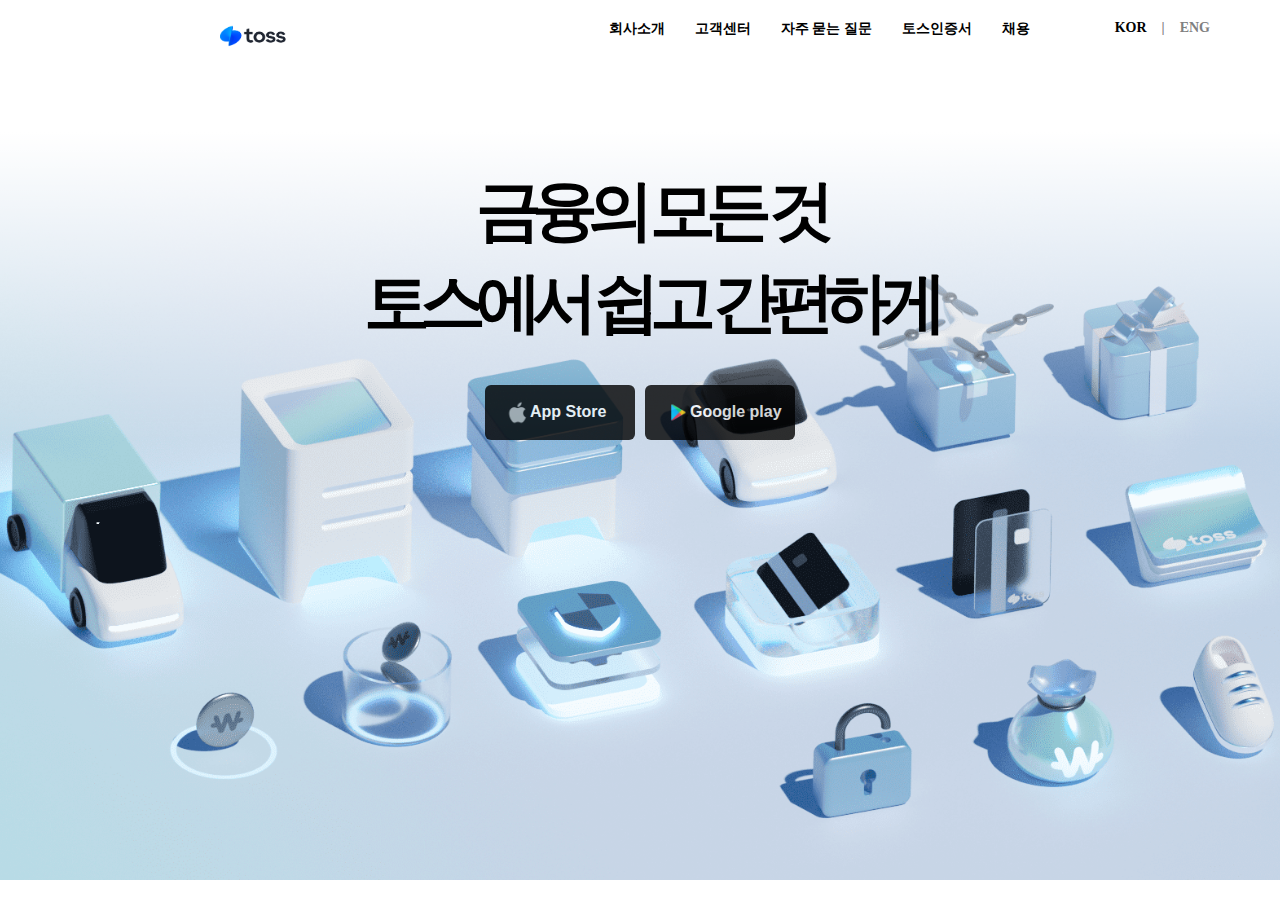
<file: index.html>
<!DOCTYPE html>
<html lang="en">
  <head>
    <meta charset="UTF-8" />
    <meta http-equiv="X-UA-Compatible" content="IE=edge" />
    <meta name="viewport" content="width=device-width, initial-scale=1.0" />
    <link rel="stylesheet" href="./toss.css">

    <title>toss</title>
  
  </head>
  <body>
    <header class="center-cover-img">
      <nav>
        <div class="nav-menu">
          <img src="./images/toss222.jpg" alt="toss" height="30px" style="padding-left: 180px;" />
          <div></div>
          <div style="padding-left: 150px;">
            <ul>
              <li>회사소개</li>
              <li>고객센터</li>
              <li>자주 묻는 질문</li>
              <li>토스인증서</li>
              <li>채용</li>
            </ul>
          </div>
          
          <div>
            <ul style="grid-gap: 15px;">
              <li>KOR</li>
              <li style="color: gray">|</li>
              <li style="color: gray">ENG</li>
            </ul>
          </div>
        </div>
      </nav>
      <section>
        <div class="search-box">
          <div class="search-explain">
            금융의 모든 것 <br />
            토스에서 쉽고 간편하게
          </div>
          <div class="button-box">
            <button class="search-button" style="margin-right: 5px">
              <img
                src="./images/static.toss.im/png-icons/timeline/applekorea.png"
                height="25px"
                width="25px"
              />App Store
            </button>
            <button class="search-button" style="margin-left: 5px" >
              <img
                src="./images/static.toss.im/png-icons/timeline/googleplay.png"
                height="25px"
                width="25px"
                
              />Google play
            </button>
          </div>
        </div>
      </section>
    </header>
  </body>
</html>
</file>
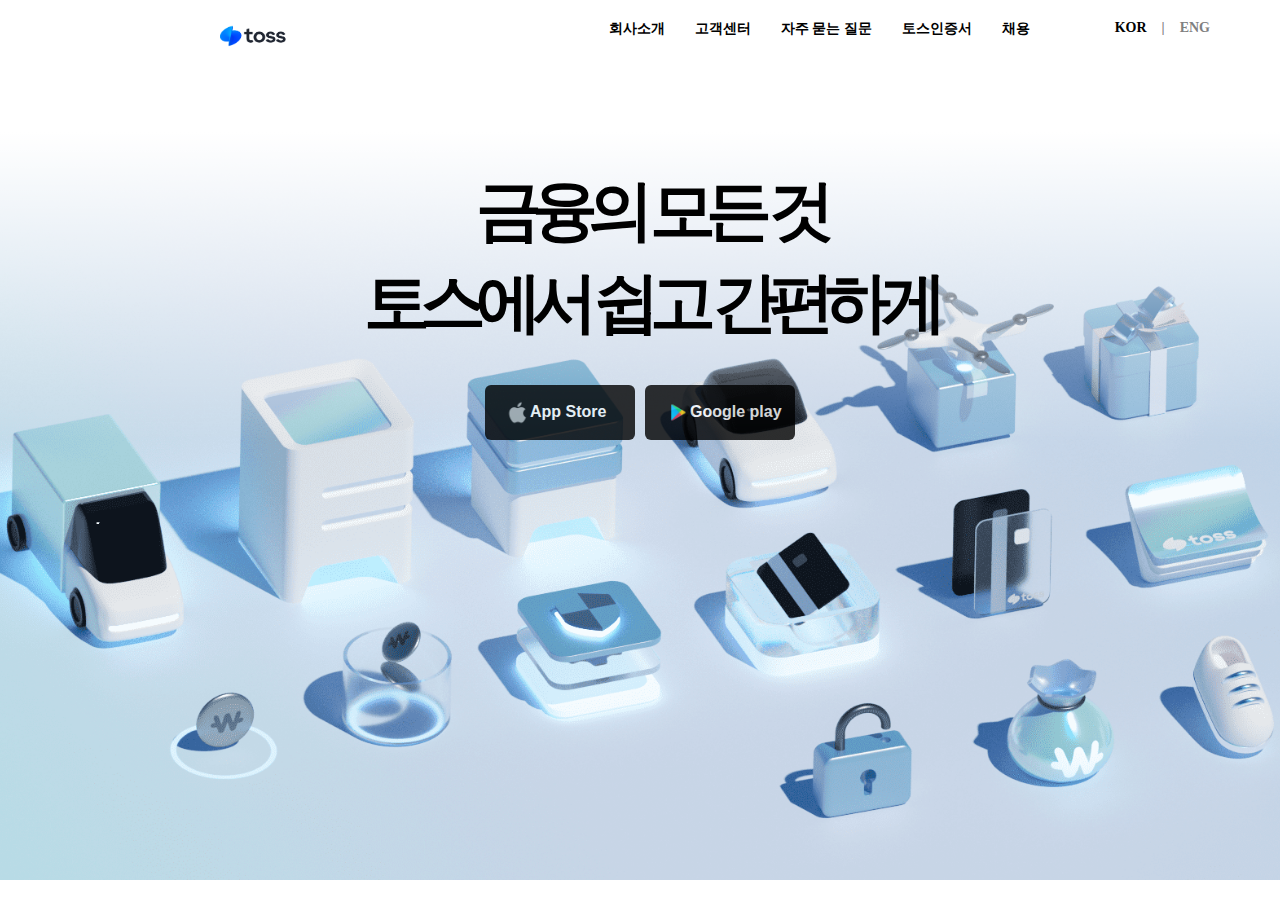
<file: toss.html>
<!DOCTYPE html>
<html lang="en">
  <head>
    <meta charset="UTF-8" />
    <meta http-equiv="X-UA-Compatible" content="IE=edge" />
    <meta name="viewport" content="width=device-width, initial-scale=1.0" />
    <link rel="stylesheet" href="./toss.css">

    <title>toss</title>
  
  </head>
  <body>
    <header class="center-cover-img">
      <nav>
        <div class="nav-menu">
          <img src="./images/toss222.jpg" alt="toss" height="30px" style="padding-left: 180px;" />
          <div></div>
          <div style="padding-left: 150px;">
            <ul>
              <li>회사소개</li>
              <li>고객센터</li>
              <li>자주 묻는 질문</li>
              <li>토스인증서</li>
              <li>채용</li>
            </ul>
          </div>
          
          <div>
            <ul style="grid-gap: 15px;">
              <li>KOR</li>
              <li style="color: gray">|</li>
              <li style="color: gray">ENG</li>
            </ul>
          </div>
        </div>
      </nav>
      <section>
        <div class="search-box">
          <div class="search-explain">
            금융의 모든 것 <br />
            토스에서 쉽고 간편하게
          </div>
          <div class="button-box">
            <button class="search-button" style="margin-right: 5px">
              <img
                src="./images/static.toss.im/png-icons/timeline/applekorea.png"
                height="25px"
                width="25px"
              />App Store
            </button>
            <button class="search-button" style="margin-left: 5px" >
              <img
                src="/images/static.toss.im/png-icons/timeline/googleplay.png"
                height="25px"
                width="25px"
                
              />Google play
            </button>
          </div>
        </div>
      </section>
    </header>
  </body>
</html>
</file>
<file: toss.css>
* {
    padding: 0;
    margin: 0;
    box-sizing: border-box;
  }

  .center-cover-img {
    background-size: cover;
    background-position: center;
  }

  header {
    background: linear-gradient(
        to top,
        rgba(255, 255, 255, 0) 10%,
        rgba(255, 255, 255, 0) 25%,
        rgba(255, 255, 255, 0) 40%,
        rgba(255, 255, 255, 0) 50%,
        rgba(255, 255, 255, 1) 85%,
        rgba(255, 255, 255, 1) 100%
      ),
      url(./images/static.toss.im/assets/homepage/newtossim/new_main.png);
     
    background-repeat: no-repeat;
    background-size: cover;
    height: 880px;
  }



  .nav-menu ul {
    display: grid;
    grid-template-columns: auto auto auto auto auto;
    list-style-type: none;
    grid-gap: 30px;
   
  }

  .nav-menu ul li {
    color: black;
    font-weight: 600;
    font-size: 14px;
  }

  .nav-menu {
    width: 1200px;
    display: grid;
    grid-template-columns: auto auto auto auto;
    justify-content: space-between;
    list-style-type: none;
    
  }

  nav{
    display: flex;
    justify-content: center;
    padding: 20px;
  
  }


  .search-box {
    text-align: center;
    position: relative;
    top: 80px;
    
  }

  .search-explain {
    padding: 5px;
    margin: 10px;
    width: 100%;
    font-size: 66px;
    font-weight: 700;
    line-height: 1.4;
    letter-spacing: -10px;
    color: black;
  }

  .button-box {
    display: grid;
    grid-template-columns: auto auto;
    justify-content: center;
    padding: 20px 10px;
  }

  .search-button {
    background-color: black;
    color: white;
    opacity: 0.8;
    width: 150px;
    height: 55px;
    font-size: 16px;
    font-weight: 750;
    border-radius: 6px;
    border: 0;
    cursor: pointer;
    display: flex;
    align-items: center;
    padding-left: 20px;
    
  }
</file>
